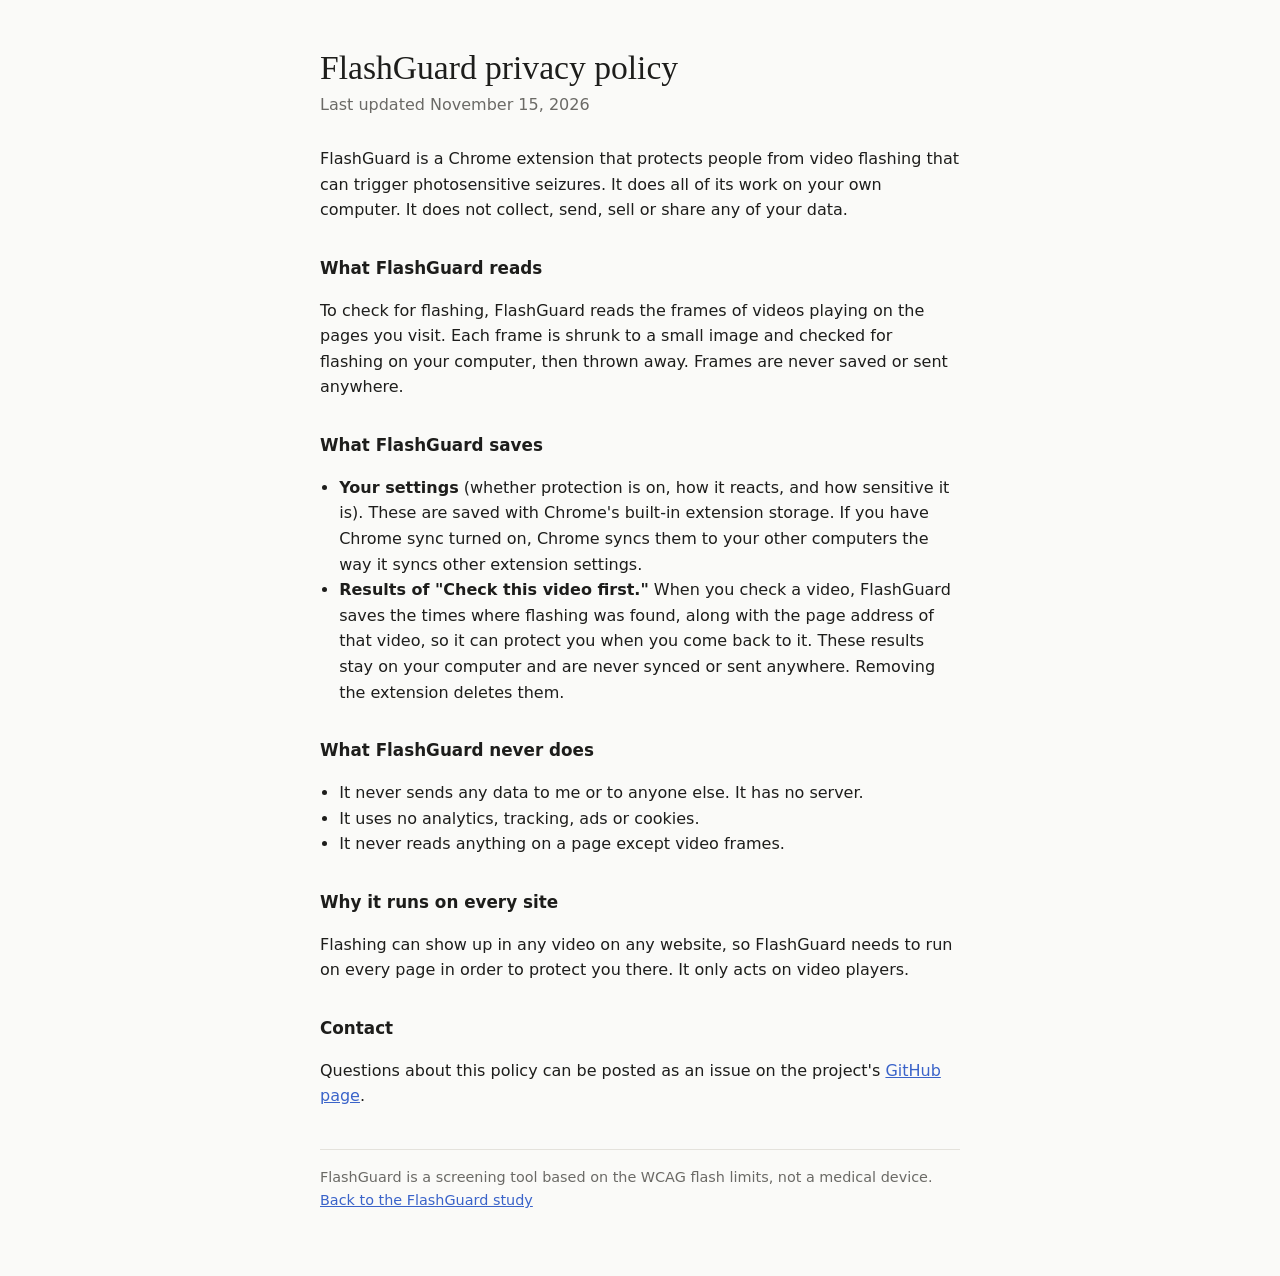
<file: docs/privacy.html>
<!DOCTYPE html>
<html lang="en">
<head>
<meta charset="utf-8">
<meta name="viewport" content="width=device-width, initial-scale=1">
<title>FlashGuard privacy policy</title>
<style>
  :root { --bg: #fafaf8; --fg: #1d1d1b; --muted: #6b6a66; --line: #e4e2dc; --link: #3a63c9;
    --sans: ui-sans-serif, system-ui, -apple-system, "Segoe UI", Roboto, "Helvetica Neue", Arial, sans-serif;
    --serif: "Iowan Old Style", "Palatino Linotype", Palatino, Georgia, serif; }
  @media (prefers-color-scheme: dark) { :root { --bg: #161614; --fg: #ecebe6; --muted: #a3a19a; --line: #34332f; --link: #7c9cf0; } }
  * { box-sizing: border-box; }
  body { margin: 0; background: var(--bg); color: var(--fg); font-family: var(--sans); font-size: 16px; line-height: 1.6; }
  main { max-width: 680px; margin: 0 auto; padding: 48px 20px 64px; }
  h1 { font-family: var(--serif); font-weight: 400; font-size: 2.1rem; line-height: 1.2; margin: 0 0 4px; }
  h2 { font-size: 1.05rem; margin: 32px 0 6px; }
  .updated { color: var(--muted); margin: 0 0 28px; }
  a { color: var(--link); }
  ul { padding-left: 1.2em; }
  footer { margin-top: 40px; padding-top: 16px; border-top: 1px solid var(--line); color: var(--muted); font-size: .9rem; }
</style>
</head>
<body>
<main>
  <h1>FlashGuard privacy policy</h1>
  <p class="updated">Last updated November 15, 2026</p>

  <p>FlashGuard is a Chrome extension that protects people from video flashing that can trigger photosensitive seizures. It does all of its work on your own computer. It does not collect, send, sell or share any of your data.</p>

  <h2>What FlashGuard reads</h2>
  <p>To check for flashing, FlashGuard reads the frames of videos playing on the pages you visit. Each frame is shrunk to a small image and checked for flashing on your computer, then thrown away. Frames are never saved or sent anywhere.</p>

  <h2>What FlashGuard saves</h2>
  <ul>
    <li><b>Your settings</b> (whether protection is on, how it reacts, and how sensitive it is). These are saved with Chrome's built-in extension storage. If you have Chrome sync turned on, Chrome syncs them to your other computers the way it syncs other extension settings.</li>
    <li><b>Results of "Check this video first."</b> When you check a video, FlashGuard saves the times where flashing was found, along with the page address of that video, so it can protect you when you come back to it. These results stay on your computer and are never synced or sent anywhere. Removing the extension deletes them.</li>
  </ul>

  <h2>What FlashGuard never does</h2>
  <ul>
    <li>It never sends any data to me or to anyone else. It has no server.</li>
    <li>It uses no analytics, tracking, ads or cookies.</li>
    <li>It never reads anything on a page except video frames.</li>
  </ul>

  <h2>Why it runs on every site</h2>
  <p>Flashing can show up in any video on any website, so FlashGuard needs to run on every page in order to protect you there. It only acts on video players.</p>

  <h2>Contact</h2>
  <p>Questions about this policy can be posted as an issue on the project's <a href="https://github.com/npnair/flashguard/issues">GitHub page</a>.</p>

  <footer>FlashGuard is a screening tool based on the WCAG flash limits, not a medical device. <a href="./">Back to the FlashGuard study</a></footer>
</main>
</body>
</html>
</file>
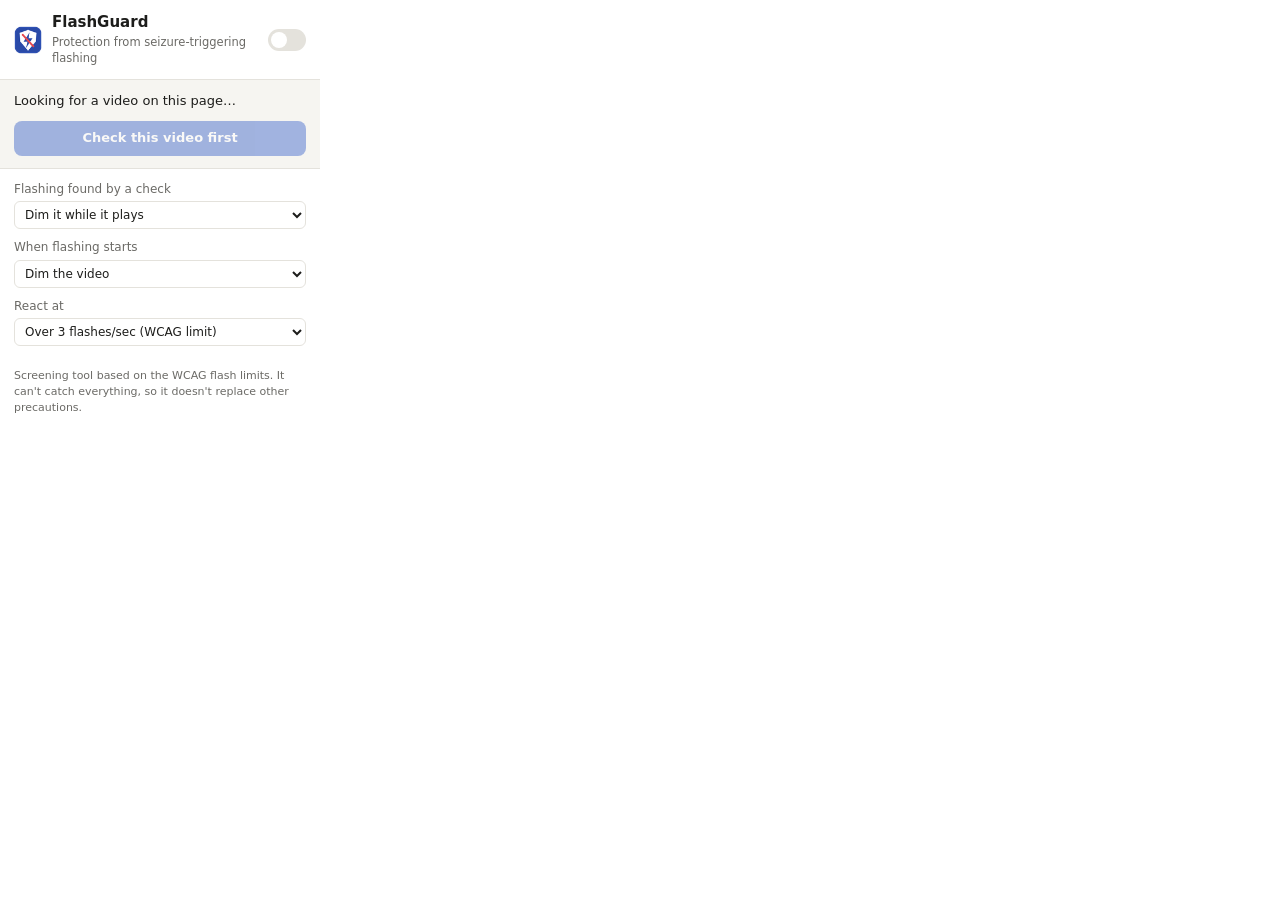
<file: extension/popup.html>
<!DOCTYPE html>
<html lang="en">
<head>
<meta charset="utf-8">
<link rel="stylesheet" href="popup.css">
</head>
<body>
  <header>
    <img src="icons/icon48.png" alt="" width="28" height="28">
    <div>
      <h1>FlashGuard</h1>
      <p class="tag">Protection from seizure-triggering flashing</p>
    </div>
    <label class="switch" title="Turn protection on or off">
      <input type="checkbox" id="enabled">
      <span></span>
    </label>
  </header>

  <section id="status-box">
    <p id="status">Looking for a video on this page…</p>
    <button id="check" disabled>Check this video first</button>
    <div class="bar" id="bar" hidden><div id="fill"></div></div>
    <ul id="segments" hidden></ul>
  </section>

  <section class="settings">
    <label>Flashing found by a check
      <select id="scanAction">
        <option value="dim">Dim it while it plays</option>
        <option value="skip">Skip over it</option>
      </select>
    </label>
    <label>When flashing starts
      <select id="liveAction">
        <option value="dim">Dim the video</option>
        <option value="pause">Pause the video</option>
      </select>
    </label>
    <label>React at
      <select id="sensitivity">
        <option value="wcag">Over 3 flashes/sec (WCAG limit)</option>
        <option value="sensitive">2 flashes/sec (extra sensitive)</option>
      </select>
    </label>
  </section>

  <footer>Screening tool based on the WCAG flash limits. It can't catch everything, so it doesn't replace other precautions.</footer>
  <script src="popup.js"></script>
</body>
</html>
</file>
<file: extension/popup.css>
:root { color-scheme: light dark; --fg: #1d1d1b; --muted: #6b6a66; --line: #e4e2dc; --bg: #fff; --panel: #f6f5f1; --accent: #3a63c9; --bad: #c4332f; --ok: #2f8a46; }
@media (prefers-color-scheme: dark) {
  :root { --fg: #ecebe6; --muted: #a3a19a; --line: #34332f; --bg: #1c1c1a; --panel: #252523; --accent: #7c9cf0; --bad: #ef6b66; --ok: #5cc17a; }
}
* { box-sizing: border-box; }
body { margin: 0; width: 320px; background: var(--bg); color: var(--fg); font: 13px/1.45 system-ui, -apple-system, "Segoe UI", Roboto, sans-serif; }
header { display: flex; align-items: center; gap: 10px; padding: 12px 14px; border-bottom: 1px solid var(--line); }
header div { flex: 1; }
h1 { font-size: 15px; margin: 0; }
.tag { margin: 0; color: var(--muted); font-size: 11.5px; }
section { padding: 12px 14px; }
#status-box { background: var(--panel); border-bottom: 1px solid var(--line); }
#status { margin: 0 0 10px; }
#status.bad { color: var(--bad); font-weight: 600; }
#status.ok { color: var(--ok); font-weight: 600; }
button { width: 100%; font: inherit; font-weight: 600; padding: 8px; border-radius: 8px; border: 0; background: var(--accent); color: #fff; cursor: pointer; }
button:disabled { opacity: .45; cursor: default; }
.bar { height: 6px; border-radius: 3px; background: var(--line); margin-top: 10px; overflow: hidden; }
#fill { height: 100%; width: 0; background: var(--accent); transition: width .3s; }
ul { margin: 10px 0 0; padding-left: 18px; }
.settings label { display: block; margin-bottom: 10px; color: var(--muted); font-size: 12px; }
.settings select { display: block; width: 100%; margin-top: 3px; font: inherit; color: var(--fg); background: var(--bg); border: 1px solid var(--line); border-radius: 6px; padding: 5px 6px; }
footer { padding: 0 14px 12px; color: var(--muted); font-size: 11px; }
.switch { position: relative; width: 38px; height: 22px; flex: none; }
.switch input { opacity: 0; width: 0; height: 0; }
.switch span { position: absolute; inset: 0; border-radius: 11px; background: var(--line); cursor: pointer; transition: background .2s; }
.switch span::after { content: ""; position: absolute; left: 3px; top: 3px; width: 16px; height: 16px; border-radius: 50%; background: #fff; transition: transform .2s; }
.switch input:checked + span { background: var(--ok); }
.switch input:checked + span::after { transform: translateX(16px); }

.settings label.check { display: flex; gap: 8px; align-items: flex-start; color: var(--muted); }
.settings label.check b { color: var(--fg); font-weight: 600; }
.settings label.check input { margin-top: 2px; }
#ahead { margin: -4px 0 10px; font-size: 12px; color: var(--muted); }
</file>
